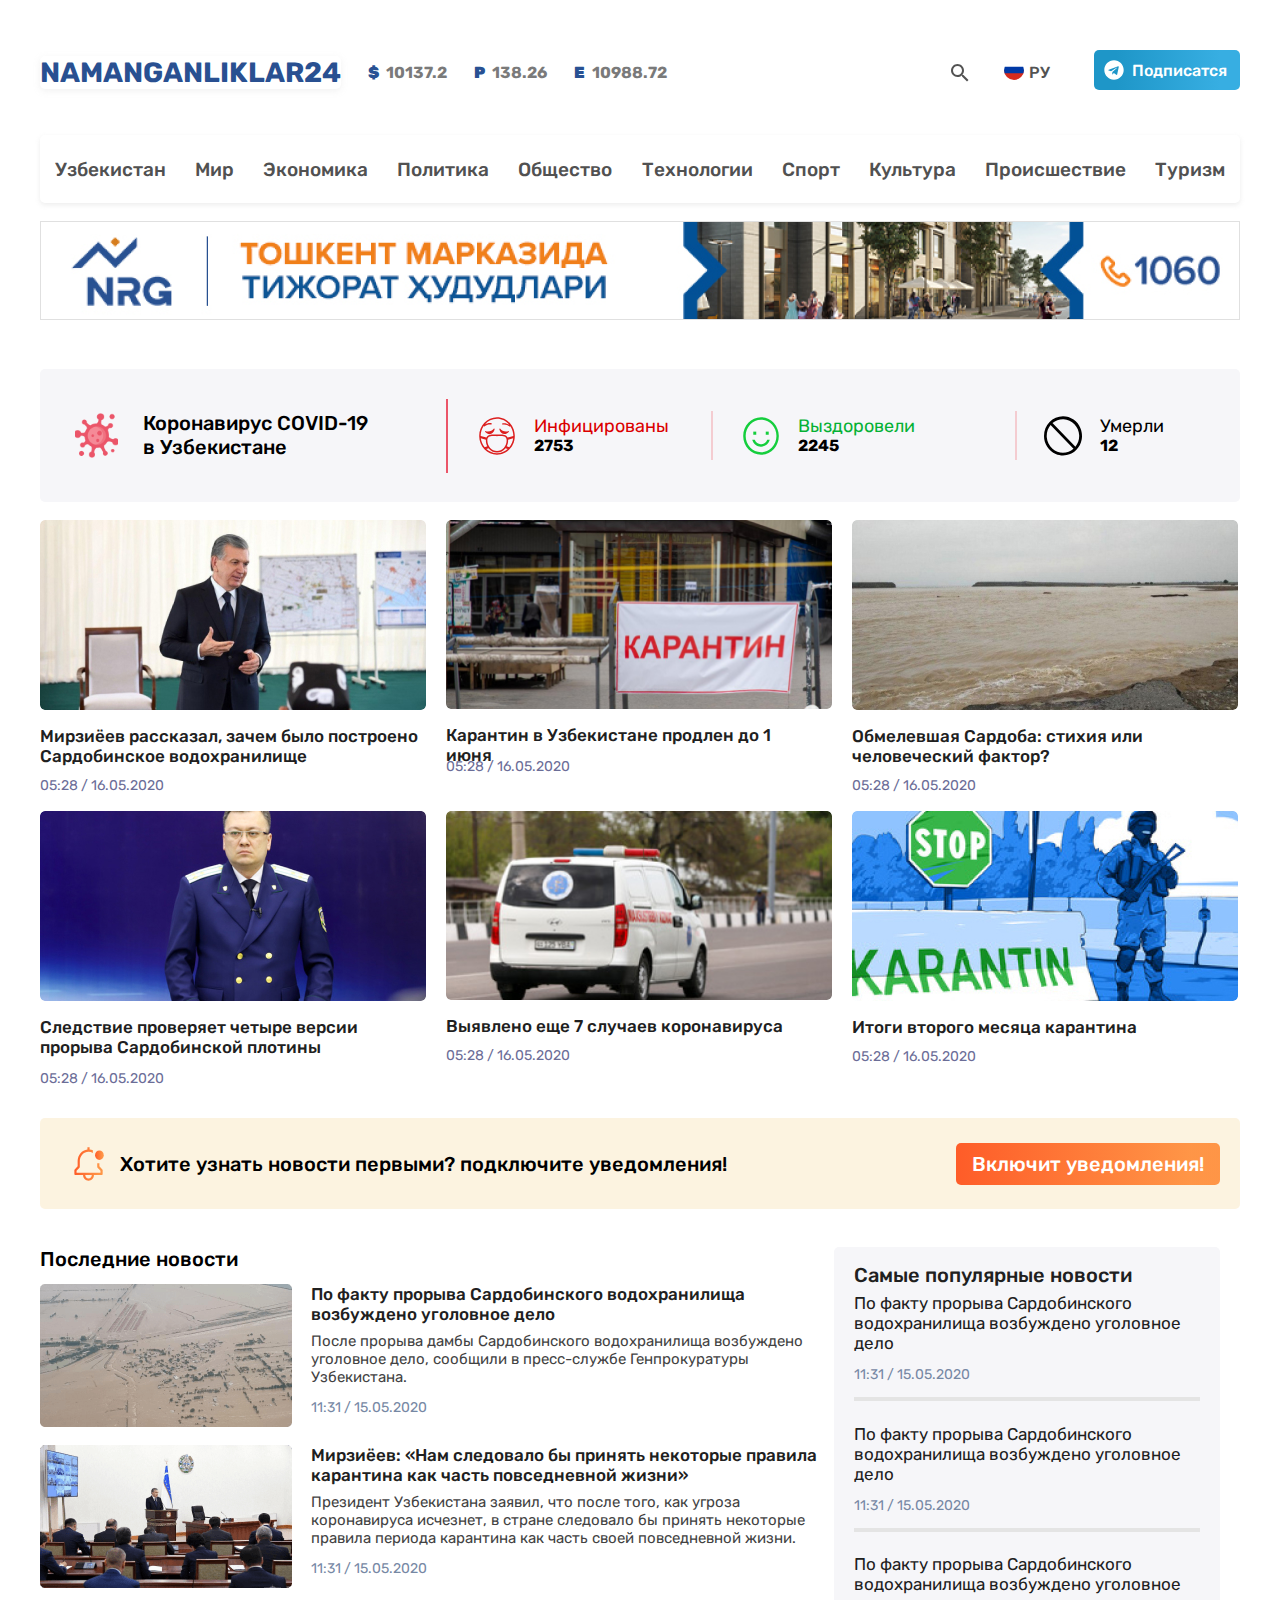
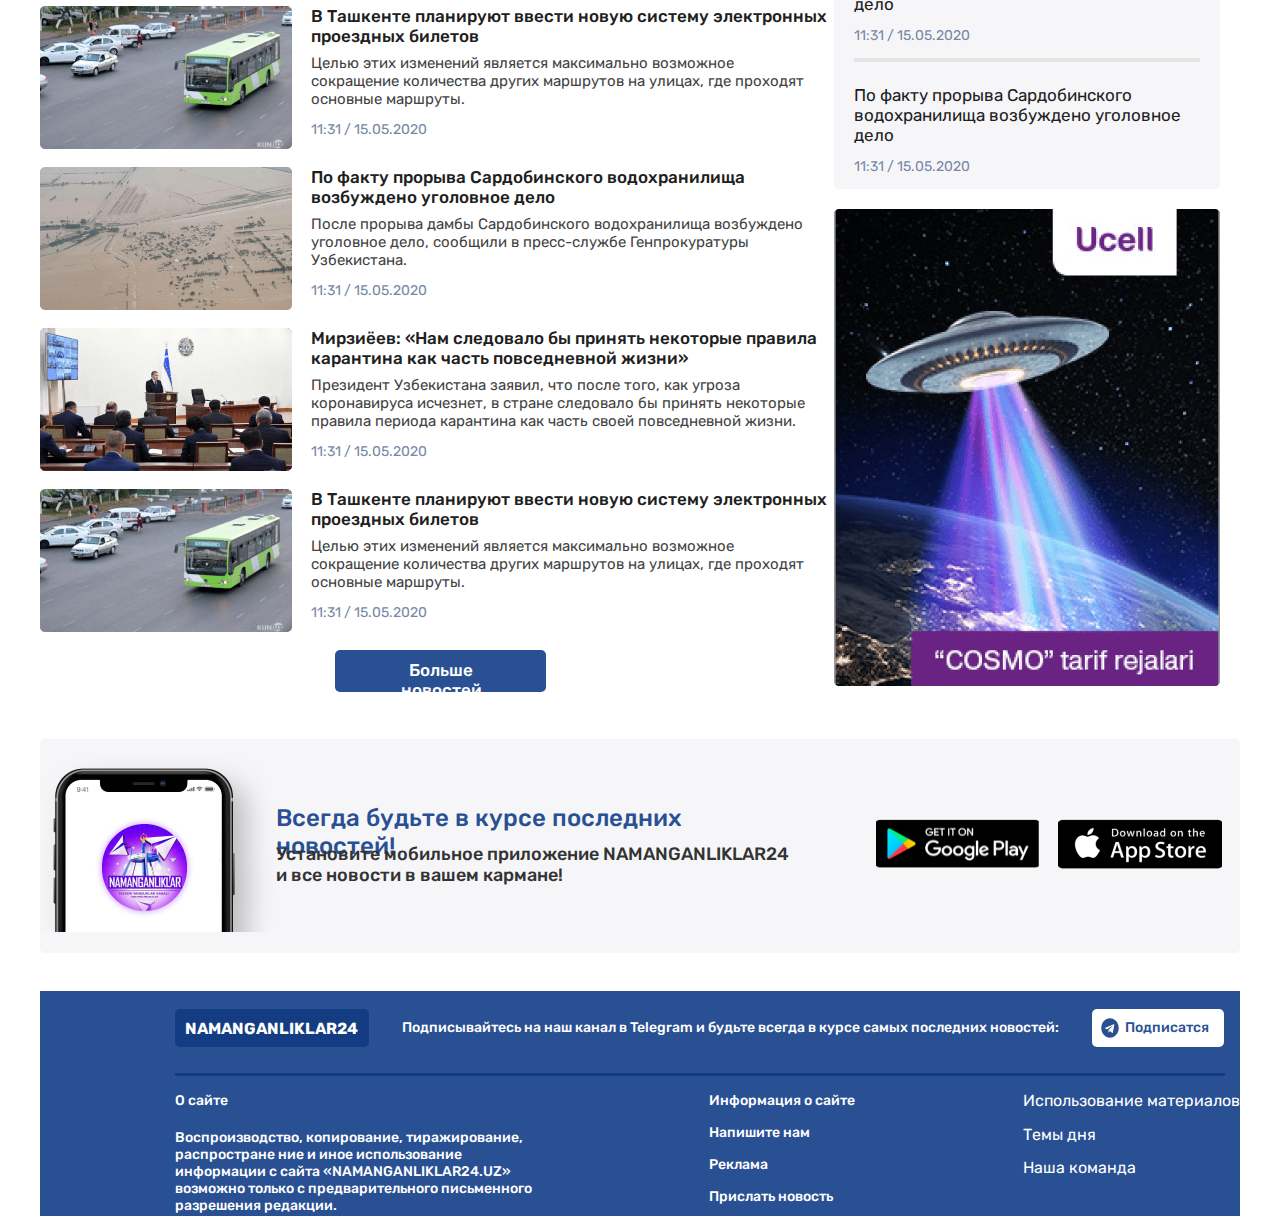
<file: index.html>
<!DOCTYPE html>
<html lang="ru">
<head>
    <meta charset="UTF-8">
    <meta http-equiv="X-UA-Compatible" content="IE=edge">
    <meta name="viewport" content="width=device-width, initial-scale=1.0">
    <title>NAMANGANLIKLAR24</title>
    <link rel="stylesheet" href="./css/main.css">
    <link rel="preconnect" href="https://fonts.googleapis.com">
    <link rel="preconnect" href="https://fonts.gstatic.com" crossorigin>
    <link href="https://fonts.googleapis.com/css2?family=Rubik:wght@400;500;700&display=swap" rel="stylesheet">
</head>

    <body>
        
        <div class="container">
            
        <header>

            <div class="header-box">

                <div class="start-header">

                    <a href="#">     
                        <p class="namanganliklar-logo">NAMANGANLIKLAR24</p>
                    </a>

                            <p class="info-money-course"><b class="money-course">$</b>10137.2</p>
                            <p class="info-money-course"><b class="money-course">P</b>138.26</p>
                            <p class="info-money-course"><b class="money-course">E</b>10988.72</p>

                </div>

            <div class="header-end">

                    <button class="btn-search">

                        <img src="./img/search icon.svg" alt="search">

                    </button>

                    <button class="btn-language">

                        <img class="language-ru" src="./img/ru language.svg" alt="Ru">
                        <p class="country-info">РУ</p>

                    </button>

                <a href="#">

                    <button class="btn-tg">

                        <img class="tg-icon" src="./img/tg_logo.svg" alt="tg">
                        <p class="p-text-btn">Подписатся</p>

                    </button>

                </a>

            </div>

    </div>

</header>

            <section>

                <div class="menu-ul-list-news">

                    <ul class="ul-list-news">

                         <li><a class="news" href="#">Узбекистан</a></li>
                         <li><a class="news" href="#">Мир</a></li>
                         <li><a class="news" href="#">Экономика</a></li>
                         <li><a class="news" href="#">Политика</a></li>
                         <li><a class="news" href="#">Общество</a></li>
                         <li><a class="news" href="#">Технологии</a></li>
                         <li><a class="news" href="#">Спорт</a></li>
                         <li><a class="news" href="#">Культура</a></li>
                         <li><a class="news" href="#">Происшествие</a></li>
                         <li><a class="news" href="#">Туризм</a></li>

                    </ul>

                </div>

            </section>

            <aside class="banner-nrg-aside">

                <a class="top-banner-link" href="#" target="_blank">

                    <img src="./img/nrg-banner.png" alt="nrg banner" width="1200px" height="99px">

                </a>

            </aside>


            <main>

                <section class="covid-list">

                   <div class="covid-box">

                    <img class="icon-covid" src="/img/covid.svg" alt="covid">
                    <p class="p-text-covid-box">Коронавирус COVID-19 в Узбекистане</p>

                   </div>

                   <span class="covid-line"></span>

                   <div class="covid-box-2">

                        <img class="icon-kasallanganlar" src="./img/icon-infected.svg" alt="kasallanganlar">

                        <div class="stats-covid">
                            
                            <p class="p-text-covid-box-2">Инфицированы</p>
                            <b>2753</b>

                        </div>
                   
                    </div>

                    <span class="line-covid-box-2"></span>
                
                    <div class="covid-box-3">

                        <img class="tuzalganlar-icon" src="./img/tuzalganlar.svg" alt="tuzalganlar">
                        
                        <div class="stats-covid-2">

                            <p class="p-text-covid-box-3">Выздоровели</p>
                            <b>2245</b>
                        
                        </div>

                    </div>

                    <span class="line-covid-box-3"></span>

                    <div class="covid-box-4">

                        <img class="icon-dead" src="./img/icon-dead.svg" alt="dead">

                        <div class="stats-covid-3">

                            <p class="p-text-covid-box-4">Умерли</p>
                            <b>12</b>

                        </div>

                    </div>

                </section>

                <div class="six-boxes">

                    <div class="boxes-news">

                        <a href="#">
                            <img src="./img/prezident.jpg" alt="prezident">
                        </a>

                        <p class="p-text-news">Мирзиёев рассказал, зачем было построено Сардобинское водохранилище</p>
                        <p class="info-date">05:28 / 16.05.2020</p>

                    </div>

                    <div class="boxes-news">

                        <a href="">
                            <img src="./img/karantin.jpg" alt="karantin">
                        </a>


                        <p class="p-text-news-karantin">Карантин в Узбекистане продлен до 1 июня</p>
                        <p class="info-date">05:28 / 16.05.2020</p>

                    </div>

                    <div class="boxes-news">

                        <a href="#">
                            <img src="./img/sardoba.jpg" alt="prezident">
                        </a>

                        <p class="p-text-news-sardoba">Обмелевшая Сардоба: стихия или человеческий фактор?</p>
                        <p class="info-date">05:28 / 16.05.2020</p>

                    </div>

                    <div class="boxes-news">

                        <a href="#">
                            <img src="./img/prokuror.jpg" alt="prokuror">
                        </a>

                        <p class="p-text-news-prokuror">Следствие проверяет четыре версии прорыва Сардобинской плотины</p>
                        <p class="info-date">05:28 / 16.05.2020</p>

                    </div>

                    <div class="boxes-news">

                        <a href="#">
                            <img src="./img/tez-yordam.jpg" alt="tez-yordam">
                        </a>

                        <p class="p-text-news-tez-yordam">Выявлено еще 7 случаев коронавируса</p>
                        <p class="info-date">05:28 / 16.05.2020</p>

                    </div>

                    <div class="boxes-news">

                        <a href="#">
                            <img src="./img/stop-karantin.jpg" alt="stop-karantin">
                        </a>

                        <p class="p-text-news-stop-karantin">Итоги второго месяца карантина</p>
                        <p class="info-date">05:28 / 16.05.2020</p>

                    </div>

                </div>

                <div class="bell-box">

                    <div class="bell-icon-title">

                        <img width="30px" height="35px" class="bell-icon" src="./img/bell.svg" alt="bell">
                        <p class="p-text-bell">Хотите узнать новости первыми? подключите уведомления!</p>

                    </div>

                        <button class="btn-bell">

                            <span class="text-btn_bell">Включит  уведомления!</span>
                        
                        </button>

                </div>

                <div class="two-box-news">
                
                <div class="box-news-2">

                <a href="#">
                    <h2 class="box-new-title">Последние новости</h2>

                    <div class="box-news-subtitle">
                        <img src="./img/sardoba.png" alt="" width="252px" height="143px">
                        <div class="box-news-text">
                            <h3 class="h3-header-text-news-sardoba">По факту прорыва Сардобинского водохранилища 
                                возбуждено уголовное дело</h3>
                                <p class="mid_text-news">После прорыва дамбы Сардобинского водохранилища возбуждено уголовное дело, сообщили в пресс-службе Генпрокуратуры Узбекистана.
                                </p>
                                <time class="date-info-time-two-box">11:31 / 15.05.2020</time>
                        
                            </div>
                    
                        </div>

                    <div class="box-news-subtitle">

                    <img src="./img/prezident.png" alt="prezident">

                    <div class="box-news-text">
                        <h3 class="h3-header-text-news-prezident">Мирзиёев: «Нам следовало бы принять некоторые правила карантина как часть повседневной жизни»</h3>
                        <p class="mid_text-news">Президент Узбекистана заявил, что после того, как угроза коронавируса исчезнет, в стране следовало бы принять некоторые правила периода карантина как часть своей повседневной жизни.</p>
                        <time class="date-info-time-two-box">11:31 / 15.05.2020</time>
                    </div>
                    </div>

                    <div class="box-news-subtitle">

                        <img src="./img/avtobus.png" alt="">

                        <div class="box-news-text">
                            <h3 class="h3-header-text-news-avtobus">В Ташкенте планируют ввести новую систему электронных проездных билетов</h3>
                            <p class="mid_text-news">Целью этих изменений является максимально возможное сокращение количества других маршрутов на улицах, где проходят основные маршруты.</p>
                            <time class="date-info-time-two-box">11:31 / 15.05.2020</time>
                        </div>
                    </div>

                        <div class="box-news-subtitle">

                            <img src="./img/sardoba.png" alt="" width="252px" height="143px">

                                <div class="box-news-text">
                                    <h3 class="h3-header-text-news-sardoba">По факту прорыва Сардобинского водохранилища 
                                возбуждено уголовное дело</h3>
                                    <p class="mid_text-news">После прорыва дамбы Сардобинского водохранилища возбуждено уголовное дело, сообщили в пресс-службе Генпрокуратуры Узбекистана.
                                    </p>
                                    <time class="date-info-time-two-box">11:31 / 15.05.2020</time>
        
                                </div>

                    </div>

                    <div class="box-news-subtitle">

                        <img src="./img/prezident.png" alt="prezident">

                        <div class="box-news-text">
                            <h3 class="h3-header-text-news-prezident">Мирзиёев: «Нам следовало бы принять некоторые правила карантина как часть повседневной жизни»</h3>
                            <p class="mid_text-news">Президент Узбекистана заявил, что после того, как угроза коронавируса исчезнет, в стране следовало бы принять некоторые правила периода карантина как часть своей повседневной жизни.</p>
                            <time class="date-info-time-two-box">11:31 / 15.05.2020</time>
                        </div>
                    
                    </div>

                    <div class="box-news-subtitle">

                        <img src="./img/avtobus.png" alt="avtobus">

                        <div class="box-news-text">
                            <h3 class="h3-header-text-news-avtobus">В Ташкенте планируют ввести новую систему электронных проездных билетов</h3>
                            <p class="mid_text-news">Целью этих изменений является максимально возможное сокращение количества других маршрутов на улицах, где проходят основные маршруты.</p>
                            <time class="date-info-time-two-box">11:31 / 15.05.2020</time>
                        </div>
                    
                    </div>

                    <a class="end-href" href="#">
                        <p class="end-href-text">Больше новостей</p>
                    </a>
                </a>

            </div>
                <div class="box-news-1">

                    <div class="box-popular-news">

                        <a href="#">

                        <div class="box-news">

                            <p class="header-text">Cамые популярные новости</p>
                            <p class="sardoba-news-p">По факту прорыва Сардобинского водохранилища возбуждено уголовное дело</p>
                            <p class="date-info-news">11:31 / 15.05.2020</p>

                        </div>

                        <span class="line-popular-news"></span>

                        <div class="box-news">

                            <p class="sardoba-news-p">По факту прорыва Сардобинского водохранилища возбуждено уголовное дело</p>
                            <p class="date-info-news">11:31 / 15.05.2020</p>

                        </div>

                        <span class="line-popular-news"></span>

                        <div class="box-news">

                            <p class="sardoba-news-p">По факту прорыва Сардобинского водохранилища возбуждено уголовное дело</p>
                            <p class="date-info-news">11:31 / 15.05.2020</p>

                        </div>

                        <span class="line-popular-news"></span>

                        <div class="box-news">

                            <p class="sardoba-news-p">По факту прорыва Сардобинского водохранилища возбуждено уголовное дело</p>
                            <p class="date-info-news">11:31 / 15.05.2020</p>

                        </div>

                    </a>

                    </div>

                    <a href="#">

                        <img class="cosmo-tarif" src="./img/cosmo tarif.png" alt="cosmo" width="386px" height="477px">
                    
                    </a>

                </div>
            </div>
            
            <div class="download-namanganliklar-box">

                <a href="#">

                    <img class="download-phone" src="./img/telephone.png" alt="phone">
                </a>

                    <div class="text-download-box">
                        <h3 class="h3-header-phone-box">Всегда будьте в курсе последних новостей!</h3>
                        <p class="mid_text-phone-box">Установите мобильное приложение NAMANGANLIKLAR24 и все новости в вашем кармане!</p>
                    </div>

                    <div class="download-play-market__app--store">

                        <a href="#">

                            <img class="play-market" src="./img/google play.png" alt="play-market" width="162.71px" height="50px">
                        </a>

                        <a href="#">

                            <img class="app-store" src="./img/app store.png" alt="app store" width="164px" height="50px">
                        
                        </a>
    
                    </div>
                
            </div>

    </main>

    <footer>

        <div class="footer">

            <div class="box-header">

                    <a class="header-text-link" href="#">

                        <p class="header-text-footer">NAMANGANLIKLAR24</p>

                    </a>
                    
                    <p class="mid-text-head-footer">Подписывайтесь на наш канал в Telegram и будьте всегда в курсе самых последних новостей:</p>
                    
                    <a class="tg-link" href="#">

                        <img class="tg-icon-footer" src="./img/icon-telegram-blue.svg" alt="icon-telegram-blue">
                        <p class="text-link-tg-footer">Подписатся</p>

                    </a>

                </div>

                <span class="line-footer"></span>

                <div class="box-footer-end-">

                    <div class="box-second-footer">

                        <h3 class="head-text-footer">О сайте</h3>
                        <p class="end-footer-text">Воспроизводство, копирование, тиражирование, распростране ние и иное использование информации с сайта «NAMANGANLIKLAR24.UZ» возможно только с предварительного письменного разрешения редакции.</p>

                    </div>

                    <div class="mid-box-text">

                        <ul class="ul-list-footer">

                            <a href="#">

                            <li class="info-l-footer">Информация о сайте</li>
                            <li class="info-l-footer">Напишите нам</li>
                            <li class="info-l-footer">Реклама</li>
                            <li class="info-l-footer">Прислать новость</li>

                            </a>

                        </ul>     
 
                    </div>

                    <div class="box-end-footer">

                        <ul class="ul-list-footer">

                            <a href="#">

                            <li class="info-l-footer">Использование материалов</li>
                            <li class="info-l-footer">Темы дня</li>
                            <li class="info-l-footer">Наша команда</li>

                            </a>

                        </ul>  

                    </div>

                </div>

            </div>

    </footer>
</div>
</body>
</file>
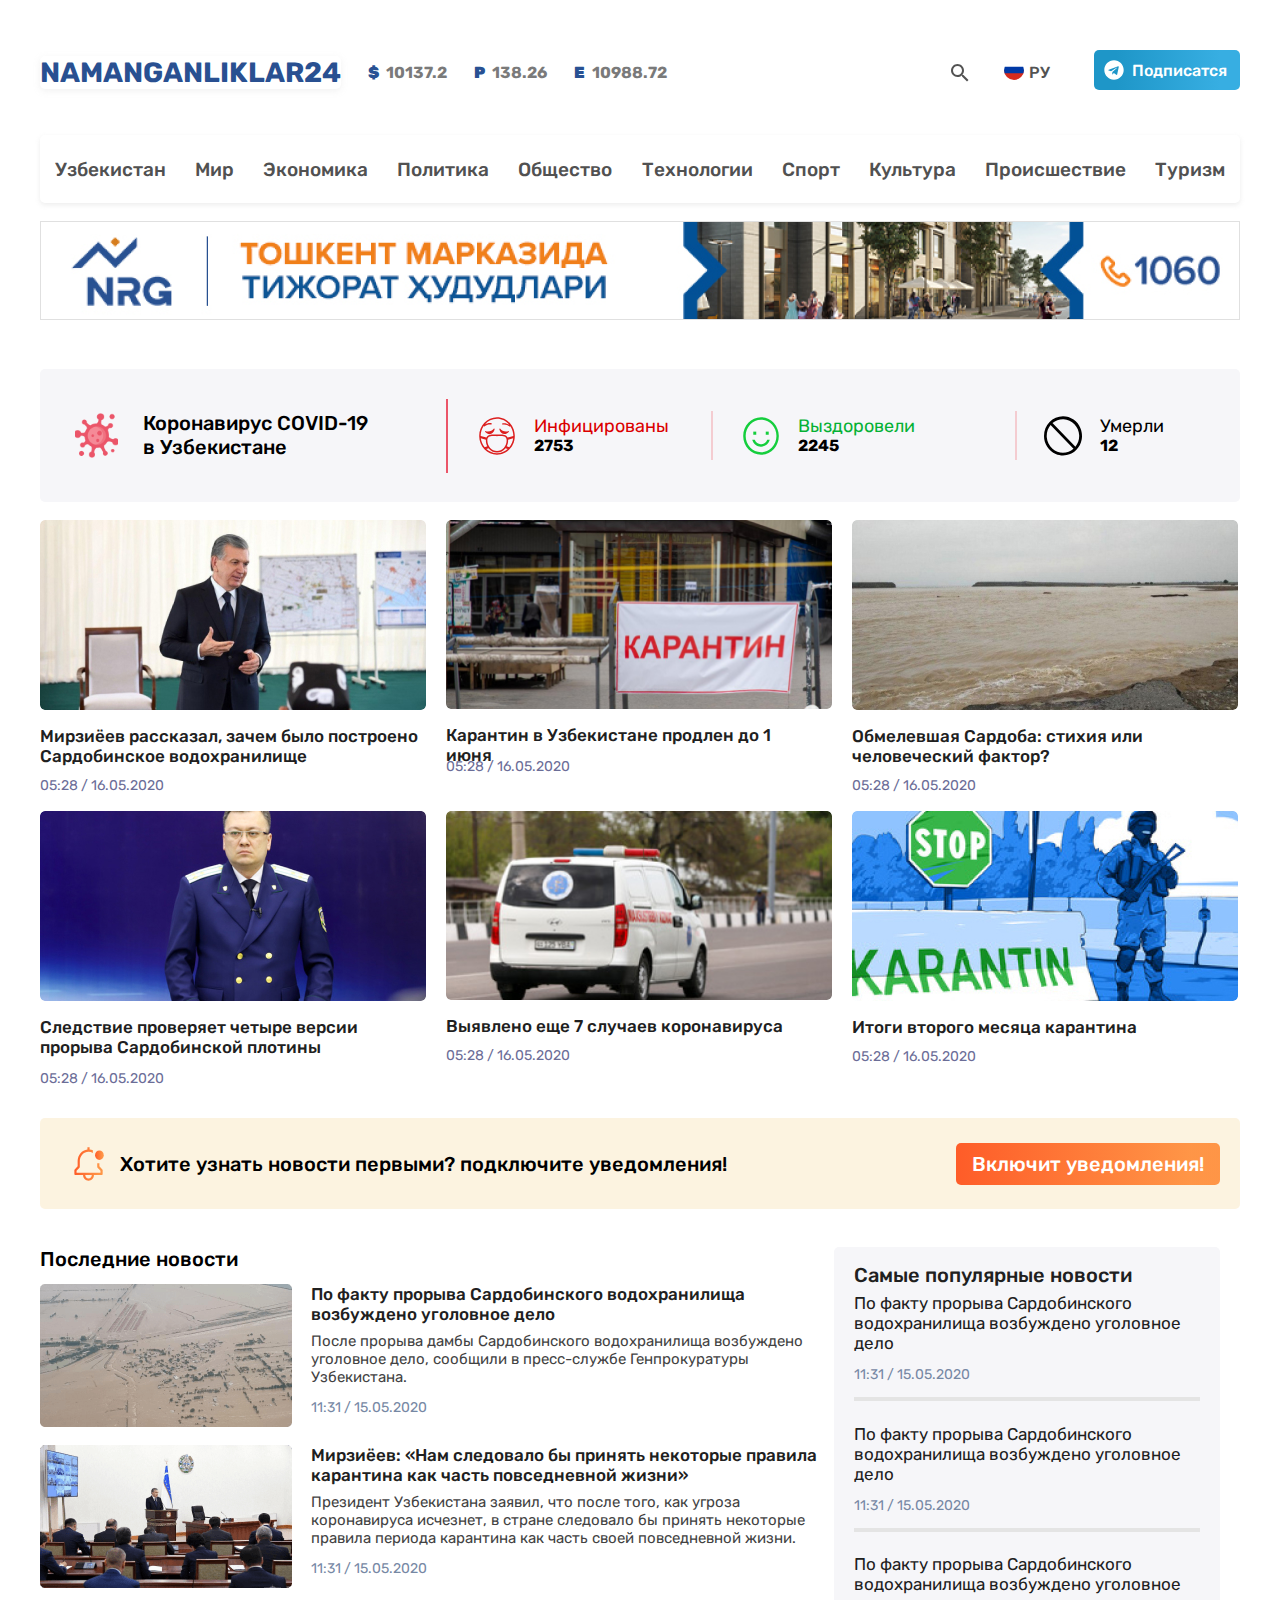
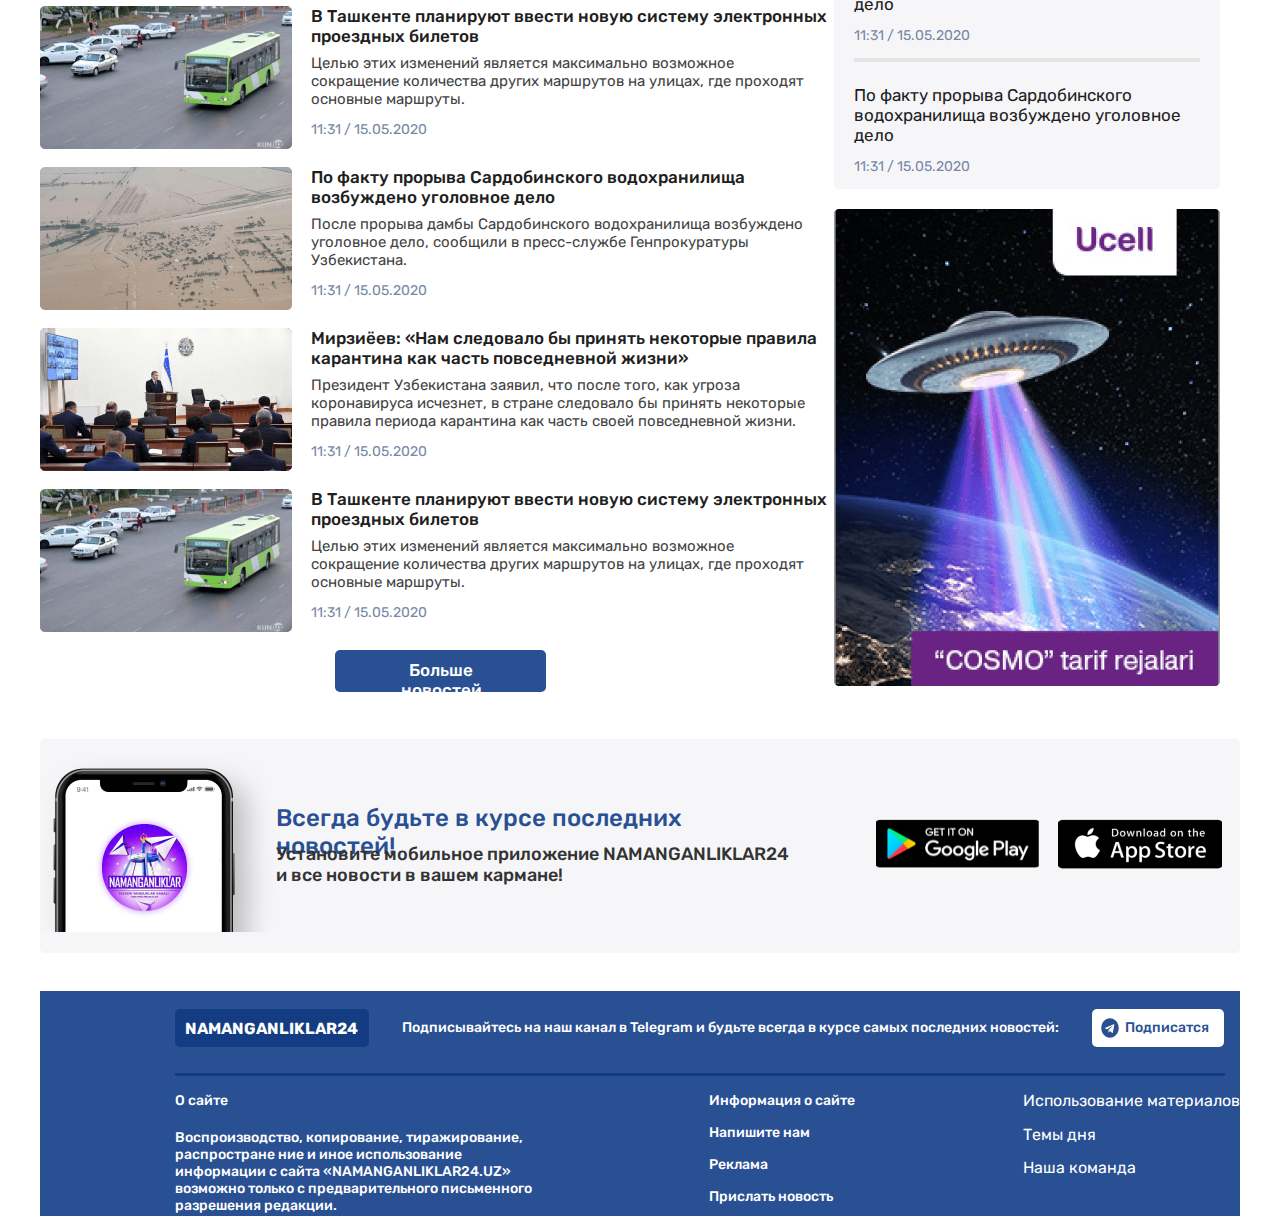
<file: namanganliklar.html>
<!DOCTYPE html>
<html lang="ru">
<head>
    <meta charset="UTF-8">
    <meta http-equiv="X-UA-Compatible" content="IE=edge">
    <meta name="viewport" content="width=device-width, initial-scale=1.0">
    <title>NAMANGANLIKLAR24</title>
    <link rel="stylesheet" href="./css/namanganliklar.css">
    <link rel="preconnect" href="https://fonts.googleapis.com">
    <link rel="preconnect" href="https://fonts.gstatic.com" crossorigin>
    <link href="https://fonts.googleapis.com/css2?family=Rubik:wght@400;500;700&display=swap" rel="stylesheet">
</head>

    <body>
        
        <div class="container">
            
        <header>

            <div class="header-box">

                <div class="start-header">

                    <a href="#">     
                        <p class="namanganliklar-logo">NAMANGANLIKLAR24</p>
                    </a>

                            <p class="info-money-course"><b class="money-course">$</b>10137.2</p>
                            <p class="info-money-course"><b class="money-course">P</b>138.26</p>
                            <p class="info-money-course"><b class="money-course">E</b>10988.72</p>

                </div>

            <div class="header-end">

                    <button class="btn-search">

                        <img src="./img/search icon.svg" alt="search">

                    </button>

                    <button class="btn-language">

                        <img class="language-ru" src="./img/ru language.svg" alt="Ru">
                        <p class="country-info">РУ</p>

                    </button>

                <a href="#">

                    <button class="btn-tg">

                        <img class="tg-icon" src="./img/tg_logo.svg" alt="tg">
                        <p class="p-text-btn">Подписатся</p>

                    </button>

                </a>

            </div>

    </div>

</header>

            <section>

                <div class="menu-ul-list-news">

                    <ul class="ul-list-news">

                         <li><a class="news" href="#">Узбекистан</a></li>
                         <li><a class="news" href="#">Мир</a></li>
                         <li><a class="news" href="#">Экономика</a></li>
                         <li><a class="news" href="#">Политика</a></li>
                         <li><a class="news" href="#">Общество</a></li>
                         <li><a class="news" href="#">Технологии</a></li>
                         <li><a class="news" href="#">Спорт</a></li>
                         <li><a class="news" href="#">Культура</a></li>
                         <li><a class="news" href="#">Происшествие</a></li>
                         <li><a class="news" href="#">Туризм</a></li>

                    </ul>

                </div>

            </section>

            <aside class="banner-nrg-aside">

                <a class="top-banner-link" href="#" target="_blank">

                    <img src="./img/nrg-banner.png" alt="nrg banner" width="1200px" height="99px">

                </a>

            </aside>


            <main>

                <section class="covid-list">

                   <div class="covid-box">

                    <img class="icon-covid" src="/img/covid.svg" alt="covid">
                    <p class="p-text-covid-box">Коронавирус COVID-19 в Узбекистане</p>

                   </div>

                   <span class="covid-line"></span>

                   <div class="covid-box-2">

                        <img class="icon-kasallanganlar" src="./img/icon-infected.svg" alt="kasallanganlar">

                        <div class="stats-covid">
                            
                            <p class="p-text-covid-box-2">Инфицированы</p>
                            <b>2753</b>

                        </div>
                   
                    </div>

                    <span class="line-covid-box-2"></span>
                
                    <div class="covid-box-3">

                        <img class="tuzalganlar-icon" src="./img/tuzalganlar.svg" alt="tuzalganlar">
                        
                        <div class="stats-covid-2">

                            <p class="p-text-covid-box-3">Выздоровели</p>
                            <b>2245</b>
                        
                        </div>

                    </div>

                    <span class="line-covid-box-3"></span>

                    <div class="covid-box-4">

                        <img class="icon-dead" src="./img/icon-dead.svg" alt="dead">

                        <div class="stats-covid-3">

                            <p class="p-text-covid-box-4">Умерли</p>
                            <b>12</b>

                        </div>

                    </div>

                </section>

                <div class="six-boxes">

                    <div class="boxes-news">

                        <a href="#">
                            <img src="./img/prezident.jpg" alt="prezident">
                        </a>

                        <p class="p-text-news">Мирзиёев рассказал, зачем было построено Сардобинское водохранилище</p>
                        <p class="info-date">05:28 / 16.05.2020</p>

                    </div>

                    <div class="boxes-news">

                        <a href="">
                            <img src="./img/karantin.jpg" alt="karantin">
                        </a>


                        <p class="p-text-news-karantin">Карантин в Узбекистане продлен до 1 июня</p>
                        <p class="info-date">05:28 / 16.05.2020</p>

                    </div>

                    <div class="boxes-news">

                        <a href="#">
                            <img src="./img/sardoba.jpg" alt="prezident">
                        </a>

                        <p class="p-text-news-sardoba">Обмелевшая Сардоба: стихия или человеческий фактор?</p>
                        <p class="info-date">05:28 / 16.05.2020</p>

                    </div>

                    <div class="boxes-news">

                        <a href="#">
                            <img src="./img/prokuror.jpg" alt="prokuror">
                        </a>

                        <p class="p-text-news-prokuror">Следствие проверяет четыре версии прорыва Сардобинской плотины</p>
                        <p class="info-date">05:28 / 16.05.2020</p>

                    </div>

                    <div class="boxes-news">

                        <a href="#">
                            <img src="./img/tez-yordam.jpg" alt="tez-yordam">
                        </a>

                        <p class="p-text-news-tez-yordam">Выявлено еще 7 случаев коронавируса</p>
                        <p class="info-date">05:28 / 16.05.2020</p>

                    </div>

                    <div class="boxes-news">

                        <a href="#">
                            <img src="./img/stop-karantin.jpg" alt="stop-karantin">
                        </a>

                        <p class="p-text-news-stop-karantin">Итоги второго месяца карантина</p>
                        <p class="info-date">05:28 / 16.05.2020</p>

                    </div>

                </div>

                <div class="bell-box">

                    <div class="bell-icon-title">

                        <img width="30px" height="35px" class="bell-icon" src="./img/bell.svg" alt="bell">
                        <p class="p-text-bell">Хотите узнать новости первыми? подключите уведомления!</p>

                    </div>

                        <button class="btn-bell">

                            <span class="text-btn_bell">Включит  уведомления!</span>
                        
                        </button>

                </div>

                <div class="two-box-news">
                
                <div class="box-news-2">

                <a href="#">
                    <h2 class="box-new-title">Последние новости</h2>

                    <div class="box-news-subtitle">
                        <img src="./img/sardoba.png" alt="" width="252px" height="143px">
                        <div class="box-news-text">
                            <h3 class="h3-header-text-news-sardoba">По факту прорыва Сардобинского водохранилища 
                                возбуждено уголовное дело</h3>
                                <p class="mid_text-news">После прорыва дамбы Сардобинского водохранилища возбуждено уголовное дело, сообщили в пресс-службе Генпрокуратуры Узбекистана.
                                </p>
                                <time class="date-info-time-two-box">11:31 / 15.05.2020</time>
                        
                            </div>
                    
                        </div>

                    <div class="box-news-subtitle">

                    <img src="./img/prezident.png" alt="prezident">

                    <div class="box-news-text">
                        <h3 class="h3-header-text-news-prezident">Мирзиёев: «Нам следовало бы принять некоторые правила карантина как часть повседневной жизни»</h3>
                        <p class="mid_text-news">Президент Узбекистана заявил, что после того, как угроза коронавируса исчезнет, в стране следовало бы принять некоторые правила периода карантина как часть своей повседневной жизни.</p>
                        <time class="date-info-time-two-box">11:31 / 15.05.2020</time>
                    </div>
                    </div>

                    <div class="box-news-subtitle">

                        <img src="./img/avtobus.png" alt="">

                        <div class="box-news-text">
                            <h3 class="h3-header-text-news-avtobus">В Ташкенте планируют ввести новую систему электронных проездных билетов</h3>
                            <p class="mid_text-news">Целью этих изменений является максимально возможное сокращение количества других маршрутов на улицах, где проходят основные маршруты.</p>
                            <time class="date-info-time-two-box">11:31 / 15.05.2020</time>
                        </div>
                    </div>

                        <div class="box-news-subtitle">

                            <img src="./img/sardoba.png" alt="" width="252px" height="143px">

                                <div class="box-news-text">
                                    <h3 class="h3-header-text-news-sardoba">По факту прорыва Сардобинского водохранилища 
                                возбуждено уголовное дело</h3>
                                    <p class="mid_text-news">После прорыва дамбы Сардобинского водохранилища возбуждено уголовное дело, сообщили в пресс-службе Генпрокуратуры Узбекистана.
                                    </p>
                                    <time class="date-info-time-two-box">11:31 / 15.05.2020</time>
        
                                </div>

                    </div>

                    <div class="box-news-subtitle">

                        <img src="./img/prezident.png" alt="prezident">

                        <div class="box-news-text">
                            <h3 class="h3-header-text-news-prezident">Мирзиёев: «Нам следовало бы принять некоторые правила карантина как часть повседневной жизни»</h3>
                            <p class="mid_text-news">Президент Узбекистана заявил, что после того, как угроза коронавируса исчезнет, в стране следовало бы принять некоторые правила периода карантина как часть своей повседневной жизни.</p>
                            <time class="date-info-time-two-box">11:31 / 15.05.2020</time>
                        </div>
                    
                    </div>

                    <div class="box-news-subtitle">

                        <img src="./img/avtobus.png" alt="avtobus">

                        <div class="box-news-text">
                            <h3 class="h3-header-text-news-avtobus">В Ташкенте планируют ввести новую систему электронных проездных билетов</h3>
                            <p class="mid_text-news">Целью этих изменений является максимально возможное сокращение количества других маршрутов на улицах, где проходят основные маршруты.</p>
                            <time class="date-info-time-two-box">11:31 / 15.05.2020</time>
                        </div>
                    
                    </div>

                    <a class="end-href" href="#">
                        <p class="end-href-text">Больше новостей</p>
                    </a>
                </a>

            </div>
                <div class="box-news-1">

                    <div class="box-popular-news">

                        <a href="#">

                        <div class="box-news">

                            <p class="header-text">Cамые популярные новости</p>
                            <p class="sardoba-news-p">По факту прорыва Сардобинского водохранилища возбуждено уголовное дело</p>
                            <p class="date-info-news">11:31 / 15.05.2020</p>

                        </div>

                        <span class="line-popular-news"></span>

                        <div class="box-news">

                            <p class="sardoba-news-p">По факту прорыва Сардобинского водохранилища возбуждено уголовное дело</p>
                            <p class="date-info-news">11:31 / 15.05.2020</p>

                        </div>

                        <span class="line-popular-news"></span>

                        <div class="box-news">

                            <p class="sardoba-news-p">По факту прорыва Сардобинского водохранилища возбуждено уголовное дело</p>
                            <p class="date-info-news">11:31 / 15.05.2020</p>

                        </div>

                        <span class="line-popular-news"></span>

                        <div class="box-news">

                            <p class="sardoba-news-p">По факту прорыва Сардобинского водохранилища возбуждено уголовное дело</p>
                            <p class="date-info-news">11:31 / 15.05.2020</p>

                        </div>

                    </a>

                    </div>

                    <a href="#">

                        <img class="cosmo-tarif" src="./img/cosmo tarif.png" alt="cosmo" width="386px" height="477px">
                    
                    </a>

                </div>
            </div>
            
            <div class="download-namanganliklar-box">

                <a href="#">

                    <img class="download-phone" src="./img/telephone.png" alt="phone">
                </a>

                    <div class="text-download-box">
                        <h3 class="h3-header-phone-box">Всегда будьте в курсе последних новостей!</h3>
                        <p class="mid_text-phone-box">Установите мобильное приложение NAMANGANLIKLAR24 и все новости в вашем кармане!</p>
                    </div>

                    <div class="download-play-market__app--store">

                        <a href="#">

                            <img class="play-market" src="./img/google play.png" alt="play-market" width="162.71px" height="50px">
                        </a>

                        <a href="#">

                            <img class="app-store" src="./img/app store.png" alt="app store" width="164px" height="50px">
                        
                        </a>
    
                    </div>
                
            </div>

    </main>

    <footer>

        <div class="footer">

            <div class="box-header">

                    <a class="header-text-link" href="#">

                        <p class="header-text-footer">NAMANGANLIKLAR24</p>

                    </a>
                    
                    <p class="mid-text-head-footer">Подписывайтесь на наш канал в Telegram и будьте всегда в курсе самых последних новостей:</p>
                    
                    <a class="tg-link" href="#">

                        <img class="tg-icon-footer" src="./img/icon-telegram-blue.svg" alt="icon-telegram-blue">
                        <p class="text-link-tg-footer">Подписатся</p>

                    </a>

                </div>

                <span class="line-footer"></span>

                <div class="box-footer-end-">

                    <div class="box-second-footer">

                        <h3 class="head-text-footer">О сайте</h3>
                        <p class="end-footer-text">Воспроизводство, копирование, тиражирование, распростране ние и иное использование информации с сайта «NAMANGANLIKLAR24.UZ» возможно только с предварительного письменного разрешения редакции.</p>

                    </div>

                    <div class="mid-box-text">

                        <ul class="ul-list-footer">

                            <a href="#">

                            <li class="info-l-footer">Информация о сайте</li>
                            <li class="info-l-footer">Напишите нам</li>
                            <li class="info-l-footer">Реклама</li>
                            <li class="info-l-footer">Прислать новость</li>

                            </a>

                        </ul>     
 
                    </div>

                    <div class="box-end-footer">

                        <ul class="ul-list-footer">

                            <a href="#">

                            <li class="info-l-footer">Использование материалов</li>
                            <li class="info-l-footer">Темы дня</li>
                            <li class="info-l-footer">Наша команда</li>

                            </a>

                        </ul>  

                    </div>

                </div>

            </div>

    </footer>
</div>
</body>
</file>
<file: css/main.css>
/*! normalize.css v8.0.1 | MIT License | github.com/necolas/normalize.css */

/* Document
   ========================================================================== */

/**
 * 1. Correct the line height in all browsers.
 * 2. Prevent adjustments of font size after orientation changes in iOS.
 */

 html {
    line-height: 1.15; /* 1 */
    -webkit-text-size-adjust: 100%; /* 2 */
  }
  
  /* Sections
     ========================================================================== */
  
  /**
   * Remove the margin in all browsers.
   */
  
  body {
    margin: 0;
  }
  
  /**
   * Render the `main` element consistently in IE.
   */
  
  main {
    display: block;
  }
  
  /**
   * Correct the font size and margin on `h1` elements within `section` and
   * `article` contexts in Chrome, Firefox, and Safari.
   */
  
  h1 {
    font-size: 2em;
    margin: 0.67em 0;
  }
  
  /* Grouping content
     ========================================================================== */
  
  /**
   * 1. Add the correct box sizing in Firefox.
   * 2. Show the overflow in Edge and IE.
   */
  
  hr {
    box-sizing: content-box; /* 1 */
    height: 0; /* 1 */
    overflow: visible; /* 2 */
  }
  
  /**
   * 1. Correct the inheritance and scaling of font size in all browsers.
   * 2. Correct the odd `em` font sizing in all browsers.
   */
  
  pre {
    font-family: monospace, monospace; /* 1 */
    font-size: 1em; /* 2 */
  }
  
  /* Text-level semantics
     ========================================================================== */
  
  /**
   * Remove the gray background on active links in IE 10.
   */
  
  a {
    background-color: transparent;
  }
  
  /**
   * 1. Remove the bottom border in Chrome 57-
   * 2. Add the correct text decoration in Chrome, Edge, IE, Opera, and Safari.
   */
  
  abbr[title] {
    border-bottom: none; /* 1 */
    text-decoration: underline; /* 2 */
    text-decoration: underline dotted; /* 2 */
  }
  
  /**
   * Add the correct font weight in Chrome, Edge, and Safari.
   */
  
  b,
  strong {
    font-weight: bolder;
  }
  
  /**
   * 1. Correct the inheritance and scaling of font size in all browsers.
   * 2. Correct the odd `em` font sizing in all browsers.
   */
  
  code,
  kbd,
  samp {
    font-family: monospace, monospace; /* 1 */
    font-size: 1em; /* 2 */
  }
  
  /**
   * Add the correct font size in all browsers.
   */
  
  small {
    font-size: 80%;
  }
  
  /**
   * Prevent `sub` and `sup` elements from affecting the line height in
   * all browsers.
   */
  
  sub,
  sup {
    font-size: 75%;
    line-height: 0;
    position: relative;
    vertical-align: baseline;
  }
  
  sub {
    bottom: -0.25em;
  }
  
  sup {
    top: -0.5em;
  }
  
  /* Embedded content
     ========================================================================== */
  
  /**
   * Remove the border on images inside links in IE 10.
   */
  
  img {
    border-style: none;
  }
  
  /* Forms
     ========================================================================== */
  
  /**
   * 1. Change the font styles in all browsers.
   * 2. Remove the margin in Firefox and Safari.
   */
  
  button,
  input,
  optgroup,
  select,
  textarea {
    font-family: inherit; /* 1 */
    font-size: 100%; /* 1 */
    line-height: 1.15; /* 1 */
    margin: 0; /* 2 */
  }
  
  /**
   * Show the overflow in IE.
   * 1. Show the overflow in Edge.
   */
  
  button,
  input { /* 1 */
    overflow: visible;
  }
  
  /**
   * Remove the inheritance of text transform in Edge, Firefox, and IE.
   * 1. Remove the inheritance of text transform in Firefox.
   */
  
  button,
  select { /* 1 */
    text-transform: none;
  }
  
  /**
   * Correct the inability to style clickable types in iOS and Safari.
   */
  
  button,
  [type="button"],
  [type="reset"],
  [type="submit"] {
    -webkit-appearance: button;
  }
  
  /**
   * Remove the inner border and padding in Firefox.
   */
  
  button::-moz-focus-inner,
  [type="button"]::-moz-focus-inner,
  [type="reset"]::-moz-focus-inner,
  [type="submit"]::-moz-focus-inner {
    border-style: none;
    padding: 0;
  }
  
  /**
   * Restore the focus styles unset by the previous rule.
   */
  
  button:-moz-focusring,
  [type="button"]:-moz-focusring,
  [type="reset"]:-moz-focusring,
  [type="submit"]:-moz-focusring {
    outline: 1px dotted ButtonText;
  }
  
  /**
   * Correct the padding in Firefox.
   */
  
  fieldset {
    padding: 0.35em 0.75em 0.625em;
  }
  
  /**
   * 1. Correct the text wrapping in Edge and IE.
   * 2. Correct the color inheritance from `fieldset` elements in IE.
   * 3. Remove the padding so developers are not caught out when they zero out
   *    `fieldset` elements in all browsers.
   */
  
  legend {
    box-sizing: border-box; /* 1 */
    color: inherit; /* 2 */
    display: table; /* 1 */
    max-width: 100%; /* 1 */
    padding: 0; /* 3 */
    white-space: normal; /* 1 */
  }
  
  /**
   * Add the correct vertical alignment in Chrome, Firefox, and Opera.
   */
  
  progress {
    vertical-align: baseline;
  }
  
  /**
   * Remove the default vertical scrollbar in IE 10+.
   */
  
  textarea {
    overflow: auto;
  }
  
  /**
   * 1. Add the correct box sizing in IE 10.
   * 2. Remove the padding in IE 10.
   */
  
  [type="checkbox"],
  [type="radio"] {
    box-sizing: border-box; /* 1 */
    padding: 0; /* 2 */
  }
  
  /**
   * Correct the cursor style of increment and decrement buttons in Chrome.
   */
  
  [type="number"]::-webkit-inner-spin-button,
  [type="number"]::-webkit-outer-spin-button {
    height: auto;
  }
  
  /**
   * 1. Correct the odd appearance in Chrome and Safari.
   * 2. Correct the outline style in Safari.
   */
  
  [type="search"] {
    -webkit-appearance: textfield; /* 1 */
    outline-offset: -2px; /* 2 */
  }
  
  /**
   * Remove the inner padding in Chrome and Safari on macOS.
   */
  
  [type="search"]::-webkit-search-decoration {
    -webkit-appearance: none;
  }
  
  /**
   * 1. Correct the inability to style clickable types in iOS and Safari.
   * 2. Change font properties to `inherit` in Safari.
   */
  
  ::-webkit-file-upload-button {
    -webkit-appearance: button; /* 1 */
    font: inherit; /* 2 */
  }
  
  /* Interactive
     ========================================================================== */
  
  /*
   * Add the correct display in Edge, IE 10+, and Firefox.
   */
  
  details {
    display: block;
  }
  
  /*
   * Add the correct display in all browsers.
   */
  
  summary {
    display: list-item;
  }
  
  /* Misc
     ========================================================================== */
  
  /**
   * Add the correct display in IE 10+.
   */
  
  template {
    display: none;
  }
  
  /**
   * Add the correct display in IE 10.
   */
  
  [hidden] {
    display: none;
  }

*::after {
    box-sizing: inherit;
}

* {
    margin: 0;
    padding: 0;
}

body {
    display: flex;
    flex-direction: column;
    height: 100%;
    font-family: "Rubik";
}

*:focus {
    outline: 0;
    box-shadow: 0 0 0 4px rgba(41, 80, 147, 0.4);
}

img {
    max-width: 100%;
    height: auto;
}

.container {
    max-width: 1200px;
    margin: 0 auto;
}

  header {
    padding-top: 50px;
  }

a {
    text-decoration: none;
}

.namanganliklar-logo {
    background: #FFFFFF;
    box-shadow: 0px 2px 6px rgba(202, 202, 202, 0.25);
    border-radius: 5px;
    font-style: normal;
    font-weight: 700;
    font-size: 28px;
    line-height: 33px;
    color: #295091;
}

.start-header {
    display: flex;
    align-items: center;
    gap: 20px;
}

.money-course {
    color: #285193;
    padding: 7px;
}

.info-money-course {
    color: #7A7A7A;
    font-style: normal;
    font-weight: 700;
    font-size: 16px;
    line-height: 19px;
}

.btn-search {
    width: 38px;
    height: 40px;
    background: #FFFFFF;
    border-radius: 5px;
    cursor: pointer;
    border: none;
    margin-top: 5px;
}

.btn-language {
    width: 65px;
    height: 40px;
    cursor: pointer;
    border: none;
    background: #FFFFFF;
    border-radius: 5px;
    font-style: normal;
    font-weight: 500;
    font-size: 16px;
    line-height: 19px;
    color: #535353;
    display: flex;
    align-items: center;
    gap: 5px;
}

.language-ru {
    border-radius: 50%;
}

.country-info {
    margin-top: 4px;
}

.btn-tg {
    background: linear-gradient(90deg, #1E96C8 15.07%, #37AEE2 85.96%);
    border-radius: 5px;
    width: 146px;
    height: 40px;
    font-style: normal;
    font-weight: 500;
    font-size: 16px;
    line-height: 19px;
    color: #FFFFFF;
    border: none;
    display: flex;
    align-items: center;
    gap: 8px;
    cursor: pointer;
}

.tg-icon {
    margin-left: 10px;
}

.header-box { 
    width: 1200px;
    display: flex;
    justify-content: space-between;
}

.header-end {
    display: flex;
    gap: 25px;
}

li {
    list-style: none;
}

.ul-list-news {
    display: flex;
    width: 1200px;
    height: 68px;
    background: #FFFFFF;
    box-shadow: 0px 2px 5px rgba(159, 159, 159, 0.19);
    border-radius: 5px;
    align-items: center;
    justify-content: space-around;
    margin-top: 40px;
}

.news {
    font-style: normal;
    font-weight: 500;
    font-size: 19px;
    line-height: 23px;
    color: #515151;
}

.banner-nrg-aside {
    margin-top: 18px;
}

.covid-list {
    width: 1200px;
    height: 133px;
    background: #F6F6F9;
    border-radius: 5px;
    margin-top: 45px;
    display: flex;
    align-items: center;
}

.p-text-covid-box {
    width: 232px;
    height: 50px;
    font-style: normal;
    font-weight: 500;
    font-size: 20px;
    line-height: 24px;
    color: #000000;
}

.covid-box {
    display: flex;
    align-items: center;
    gap: 25px;
}

.icon-covid {
    margin-left: 35px;
}

.covid-line {
    width: 2px;
    height: 74px;
    background: #EB5569;
    display: inline-block;
    margin-left: 71px;
}

.icon-kasallanganlar {
    margin-left: 30px;
}

.covid-box-2 {
    display: flex;
    gap: 18px;
}

.p-text-covid-box-2 {
    font-style: normal;
    font-weight: 400;
    font-size: 18px;
    line-height: 21px;
    color: #DB0000;
}

.line-covid-box-2 {
    width: 2px;
    height: 49px;
    background: #F4CCD1;
    display: inline-block;
    margin-left: 42px;
}

.p-text-covid-box-3 {
    font-style: normal;
    font-weight: 400;
    font-size: 18px;
    line-height: 21px;
    color: #05B135;
}

.covid-box-3 {
    display: flex;
    gap: 18px;
}

.tuzalganlar-icon {
    margin-left: 29px;
}

.line-covid-box-3 {
    background: #F4CCD1;
    width: 2px;
    height: 49px;
    display: inline-block;
    margin-left: 100px;
}

.p-text-covid-box-4 {
    font-style: normal;
    font-weight: 400;
    font-size: 18px;
    line-height: 21px;
    color: #000000;
}

.covid-box-4 {
    display: flex;
    gap: 18px;
}

.icon-dead {
    margin-left: 27px;
}

.six-boxes {
    margin-top: 18px;
    display: flex;
    align-items: center;
    gap: 101px 20px;
    flex-wrap: wrap;
}

.boxes-news img {
    border-radius: 5px;
}

.p-text-news {
    width: 380px;
    height: 40px;
    font-style: normal;
    font-weight: 500;
    font-size: 17px;
    line-height: 20px;
    color: #202020;
    margin-top: 11px;
    margin-bottom: 11px;
}

.info-date {
    width: 125px;
    height: 19px;
    font-style: normal;
    font-weight: 400;
    font-size: 14px;
    line-height: 17px;
    color: #6B6D97;
}

.p-text-news-karantin {
    width: 370px;
    height: 22px;
    font-style: normal;
    font-weight: 500;
    font-size: 17px;
    line-height: 20px;
    color: #202020;
    margin-top: 11px;
    margin-bottom: 11px;
}

.p-text-news-sardoba {
    font-style: normal;
    font-weight: 500;
    font-size: 17px;
    line-height: 20px;
    color: #202020;
    margin-top: 11px;
    margin-bottom: 11px;
}

.p-text-news-prokuror {
    width: 320px;
    height: 42px;
    font-style: normal;
    font-weight: 500;
    font-size: 17px;
    line-height: 20px;
    color: #202020;
    margin-top: 11px;
    margin-bottom: 11px;
}

.p-text-news-tez-yordam {
    font-style: normal;
    font-weight: 500;
    font-size: 17px;
    line-height: 20px;
    color: #202020;
    margin-top: 11px;
    margin-bottom: 11px;
}

.p-text-news-stop-karantin {
    font-style: normal;
    font-weight: 500;
    font-size: 17px;
    line-height: 20px;
    color: #202020;
    margin-top: 11px;
    margin-bottom: 11px;
}

.boxes-news {
    width: 386px;
    height: 190px;
    cursor: pointer;
}

.bell-box {
    width: 1200px;
    height: 91px;
    background: rgba(239, 186, 84, 0.18);
    border-radius: 5px;
    margin-top: 117px;
    display: flex;
    align-items: center;
    justify-content: space-between;
    margin-bottom: 38px;
}

.btn-bell {
    background: linear-gradient(90deg, #FE5C28 0%, rgba(255, 139, 54, 0.9) 88.43%);
    border-radius: 5px;
    border: none;
    cursor: pointer;
    width: 264px;
    height: 42px;
    margin-right: 20px;  
}

.p-text-bell {
    font-style: normal;
    font-weight: 500;
    font-size: 20px;
    line-height: 24px;
    color: #000000;
}

.text-btn_bell {
    font-style: normal;
    font-weight: 500;
    font-size: 20px;
    line-height: 24px;
    color: #FFFFFF;
}

.bell-icon-title {
    display: flex;
    gap: 16px;
    align-items: center;
}

.bell-icon {
    margin-left: 34px;
}

.box-popular-news {
  width: 386px;
  height: 542px;
  background: #F6F6F9;
  border-radius: 5px;
}

.box-news {
  margin-left: 20px;
}

.header-text {
  font-style: normal;
  font-weight: 500;
  font-size: 20px;
  line-height: 24px;
  color: #202020;
  margin-bottom: 6px;
  padding-top: 16px;
}

.sardoba-news-p {
  width: 347px;
  height: 62px;
  font-style: normal;
  font-weight: 400;
  font-size: 17px;
  line-height: 20px;
  color: #202020;
  margin-bottom: 11px;
}

.line-popular-news {
  background: #E4E4E4;
  width: 346px;
  height: 4px;
  display: inline-block;
  margin-left: 20px;
  margin-bottom: 18px;
}

.date-info-news {
  font-style: normal;
  font-weight: 400;
  font-size: 14px;
  line-height: 17px;
  color: #7688A4;
  margin-bottom: 14px;
}

.cosmo-tarif {
  margin-top: 20px;
}

.box-new-title {
  font-style: normal;
  font-weight: 500;
  font-size: 20px;
  line-height: 24px;
  color: #000000;
  margin-bottom: 13px;
  display: inline-block;
}

.box-news-subtitle {
  display: flex;
}

.box-news-text {
  margin-left: 19px;
}

.box-news-text h3 {
  max-width: 523px;
  margin-bottom: 8px;
}

.box-news-text p {
  max-width: 512px;
}

.two-box-news {
  display: flex;
}

.h3-header-text-news-sardoba {
  font-style: normal;
  font-weight: 500;
  font-size: 17px;
  line-height: 20px;
  color: #202020;
}

.mid_text-news {
  width: 512px;
  margin-bottom: 12px;
  font-style: normal;
  font-weight: 400;
  font-size: 15px;
  line-height: 18px;
  color: #434343;
}

.date-info-time-two-box {
  font-style: normal;
  font-weight: 400;
  font-size: 14px;
  line-height: 17px;
  color: #7688A4;
}

.box-news-subtitle {
  margin-bottom: 18px;
}

.h3-header-text-news-prezident {
  width: 507px;
  font-style: normal;
  font-weight: 500;
  line-height: 20px;
  color: #202020;
  font-size: 17px;
}

.h3-header-text-news-avtobus {
  width: 523px;
  font-style: normal;
  font-weight: 500;
  font-size: 17px;
  line-height: 20px;
  color: #202020;

}

.end-href {
  width: 211px;
  height: 42px;
  background: #295093;
  border-radius: 5px;
  display: inline-block;
  margin-left: 295px;
}

.end-href-text {
  width: 148px;
  height: 22px;
  font-style: normal;
  font-weight: 500;
  font-size: 17px;
  line-height: 20px;
  color: #FFFFFF;
  text-align: center;
  padding: 10px 32px;
}

.download-namanganliklar-box {
  width: 1200px;
  height: 214px;
  background: #F6F6F9;
  border-radius: 5px;
  margin-top: 38px;
  margin-bottom: 38px;
  display: flex;
  align-items: center;
}

.h3-header-phone-box {
  width: 526px;
  height: 30px;
  font-style: normal;
  font-weight: 500;
  font-size: 24px;
  line-height: 28px;
  color: #295093;
  margin-bottom: 10px;
}

.download-play-market__app--store {
  display: flex;
  gap: 19.29px;
  margin-left: 74px;
}

.mid_text-phone-box {
  width: 515px;
  height: 44px;
  font-style: normal;
  font-weight: 500;
  font-size: 18px;
  line-height: 21px;
  color: #333333;
}

footer {
  width: 1200px;
  height: 225px;
  background: #295093;
}

.footer {
  padding-left: 119px;
}

.box-header {
  padding-top: 18px;
  display: flex;
  justify-content: space-around;
  align-items: center;
}

.header-text-footer {
  width: 173px;
  height: 21px;
  font-style: normal;
  font-weight: 700;
  font-size: 16px;
  line-height: 19px;
  color: #FFFFFF;
  padding: 10px 10px;
}

.header-text-link {
  width: 194px;
  height: 38px;
  background: #133C82;
  border-radius: 5px;
}

.mid-text-head-footer {
  font-style: normal;
  font-weight: 500;
  font-size: 14px;
  line-height: 17px;
  color: #FFFFFF;
}

.tg-link {
  width: 132px;
  height: 38px;
  background: #FFFFFF;
  border-radius: 5px;
  display: flex;
  align-items: center;
  gap: 6.28px;
}

.text-link-tg-footer {
  font-style: normal;
  font-weight: 500;
  font-size: 14px;
  line-height: 17px;
  color: #295093;
}

.tg-icon-footer {
  margin-left: 9.28px;
}

.line-footer {
  width: 1050px;
  height: 3px;
  background: #133C82;
  display: inline-block;
  margin-top: 26px;
  margin-left: 16px;
}

.box-footer-end- {
  margin-top: 12px;
  margin-left: 16px;
  display: flex;
  justify-content: space-between;
}

.end-footer-text {
  font-style: normal;
  font-weight: 500;
  font-size: 14px;
  line-height: 17px;
  color: #FFFFFF;
}

.head-text-footer {
  font-style: normal;
  font-weight: 500;
  font-size: 14px;
  line-height: 17px;
  color: #FFFFFF;
  margin-bottom: 20px;
}

.box-second-footer {
  width: 365px;
  height: 121px;
}

.mid-box-text {
  font-style: normal;
  font-weight: 500;
  font-size: 14px;
  line-height: 17px;
}

.footer li {
  color: #FFFFFF;
}

.info-l-footer {
  margin-bottom: 15px;
}
</file>
<file: css/namanganliklar.css>
/*! normalize.css v8.0.1 | MIT License | github.com/necolas/normalize.css */

/* Document
   ========================================================================== */

/**
 * 1. Correct the line height in all browsers.
 * 2. Prevent adjustments of font size after orientation changes in iOS.
 */

 html {
    line-height: 1.15; /* 1 */
    -webkit-text-size-adjust: 100%; /* 2 */
  }
  
  /* Sections
     ========================================================================== */
  
  /**
   * Remove the margin in all browsers.
   */
  
  body {
    margin: 0;
  }
  
  /**
   * Render the `main` element consistently in IE.
   */
  
  main {
    display: block;
  }
  
  /**
   * Correct the font size and margin on `h1` elements within `section` and
   * `article` contexts in Chrome, Firefox, and Safari.
   */
  
  h1 {
    font-size: 2em;
    margin: 0.67em 0;
  }
  
  /* Grouping content
     ========================================================================== */
  
  /**
   * 1. Add the correct box sizing in Firefox.
   * 2. Show the overflow in Edge and IE.
   */
  
  hr {
    box-sizing: content-box; /* 1 */
    height: 0; /* 1 */
    overflow: visible; /* 2 */
  }
  
  /**
   * 1. Correct the inheritance and scaling of font size in all browsers.
   * 2. Correct the odd `em` font sizing in all browsers.
   */
  
  pre {
    font-family: monospace, monospace; /* 1 */
    font-size: 1em; /* 2 */
  }
  
  /* Text-level semantics
     ========================================================================== */
  
  /**
   * Remove the gray background on active links in IE 10.
   */
  
  a {
    background-color: transparent;
  }
  
  /**
   * 1. Remove the bottom border in Chrome 57-
   * 2. Add the correct text decoration in Chrome, Edge, IE, Opera, and Safari.
   */
  
  abbr[title] {
    border-bottom: none; /* 1 */
    text-decoration: underline; /* 2 */
    text-decoration: underline dotted; /* 2 */
  }
  
  /**
   * Add the correct font weight in Chrome, Edge, and Safari.
   */
  
  b,
  strong {
    font-weight: bolder;
  }
  
  /**
   * 1. Correct the inheritance and scaling of font size in all browsers.
   * 2. Correct the odd `em` font sizing in all browsers.
   */
  
  code,
  kbd,
  samp {
    font-family: monospace, monospace; /* 1 */
    font-size: 1em; /* 2 */
  }
  
  /**
   * Add the correct font size in all browsers.
   */
  
  small {
    font-size: 80%;
  }
  
  /**
   * Prevent `sub` and `sup` elements from affecting the line height in
   * all browsers.
   */
  
  sub,
  sup {
    font-size: 75%;
    line-height: 0;
    position: relative;
    vertical-align: baseline;
  }
  
  sub {
    bottom: -0.25em;
  }
  
  sup {
    top: -0.5em;
  }
  
  /* Embedded content
     ========================================================================== */
  
  /**
   * Remove the border on images inside links in IE 10.
   */
  
  img {
    border-style: none;
  }
  
  /* Forms
     ========================================================================== */
  
  /**
   * 1. Change the font styles in all browsers.
   * 2. Remove the margin in Firefox and Safari.
   */
  
  button,
  input,
  optgroup,
  select,
  textarea {
    font-family: inherit; /* 1 */
    font-size: 100%; /* 1 */
    line-height: 1.15; /* 1 */
    margin: 0; /* 2 */
  }
  
  /**
   * Show the overflow in IE.
   * 1. Show the overflow in Edge.
   */
  
  button,
  input { /* 1 */
    overflow: visible;
  }
  
  /**
   * Remove the inheritance of text transform in Edge, Firefox, and IE.
   * 1. Remove the inheritance of text transform in Firefox.
   */
  
  button,
  select { /* 1 */
    text-transform: none;
  }
  
  /**
   * Correct the inability to style clickable types in iOS and Safari.
   */
  
  button,
  [type="button"],
  [type="reset"],
  [type="submit"] {
    -webkit-appearance: button;
  }
  
  /**
   * Remove the inner border and padding in Firefox.
   */
  
  button::-moz-focus-inner,
  [type="button"]::-moz-focus-inner,
  [type="reset"]::-moz-focus-inner,
  [type="submit"]::-moz-focus-inner {
    border-style: none;
    padding: 0;
  }
  
  /**
   * Restore the focus styles unset by the previous rule.
   */
  
  button:-moz-focusring,
  [type="button"]:-moz-focusring,
  [type="reset"]:-moz-focusring,
  [type="submit"]:-moz-focusring {
    outline: 1px dotted ButtonText;
  }
  
  /**
   * Correct the padding in Firefox.
   */
  
  fieldset {
    padding: 0.35em 0.75em 0.625em;
  }
  
  /**
   * 1. Correct the text wrapping in Edge and IE.
   * 2. Correct the color inheritance from `fieldset` elements in IE.
   * 3. Remove the padding so developers are not caught out when they zero out
   *    `fieldset` elements in all browsers.
   */
  
  legend {
    box-sizing: border-box; /* 1 */
    color: inherit; /* 2 */
    display: table; /* 1 */
    max-width: 100%; /* 1 */
    padding: 0; /* 3 */
    white-space: normal; /* 1 */
  }
  
  /**
   * Add the correct vertical alignment in Chrome, Firefox, and Opera.
   */
  
  progress {
    vertical-align: baseline;
  }
  
  /**
   * Remove the default vertical scrollbar in IE 10+.
   */
  
  textarea {
    overflow: auto;
  }
  
  /**
   * 1. Add the correct box sizing in IE 10.
   * 2. Remove the padding in IE 10.
   */
  
  [type="checkbox"],
  [type="radio"] {
    box-sizing: border-box; /* 1 */
    padding: 0; /* 2 */
  }
  
  /**
   * Correct the cursor style of increment and decrement buttons in Chrome.
   */
  
  [type="number"]::-webkit-inner-spin-button,
  [type="number"]::-webkit-outer-spin-button {
    height: auto;
  }
  
  /**
   * 1. Correct the odd appearance in Chrome and Safari.
   * 2. Correct the outline style in Safari.
   */
  
  [type="search"] {
    -webkit-appearance: textfield; /* 1 */
    outline-offset: -2px; /* 2 */
  }
  
  /**
   * Remove the inner padding in Chrome and Safari on macOS.
   */
  
  [type="search"]::-webkit-search-decoration {
    -webkit-appearance: none;
  }
  
  /**
   * 1. Correct the inability to style clickable types in iOS and Safari.
   * 2. Change font properties to `inherit` in Safari.
   */
  
  ::-webkit-file-upload-button {
    -webkit-appearance: button; /* 1 */
    font: inherit; /* 2 */
  }
  
  /* Interactive
     ========================================================================== */
  
  /*
   * Add the correct display in Edge, IE 10+, and Firefox.
   */
  
  details {
    display: block;
  }
  
  /*
   * Add the correct display in all browsers.
   */
  
  summary {
    display: list-item;
  }
  
  /* Misc
     ========================================================================== */
  
  /**
   * Add the correct display in IE 10+.
   */
  
  template {
    display: none;
  }
  
  /**
   * Add the correct display in IE 10.
   */
  
  [hidden] {
    display: none;
  }

*::after {
    box-sizing: inherit;
}

* {
    margin: 0;
    padding: 0;
}

body {
    display: flex;
    flex-direction: column;
    height: 100%;
    font-family: "Rubik";
}

*:focus {
    outline: 0;
    box-shadow: 0 0 0 4px rgba(41, 80, 147, 0.4);
}

img {
    max-width: 100%;
    height: auto;
}

.container {
    max-width: 1200px;
    margin: 0 auto;
}

  header {
    padding-top: 50px;
  }

a {
    text-decoration: none;
}

.namanganliklar-logo {
    background: #FFFFFF;
    box-shadow: 0px 2px 6px rgba(202, 202, 202, 0.25);
    border-radius: 5px;
    font-style: normal;
    font-weight: 700;
    font-size: 28px;
    line-height: 33px;
    color: #295091;
}

.start-header {
    display: flex;
    align-items: center;
    gap: 20px;
}

.money-course {
    color: #285193;
    padding: 7px;
}

.info-money-course {
    color: #7A7A7A;
    font-style: normal;
    font-weight: 700;
    font-size: 16px;
    line-height: 19px;
}

.btn-search {
    width: 38px;
    height: 40px;
    background: #FFFFFF;
    border-radius: 5px;
    cursor: pointer;
    border: none;
    margin-top: 5px;
}

.btn-language {
    width: 65px;
    height: 40px;
    cursor: pointer;
    border: none;
    background: #FFFFFF;
    border-radius: 5px;
    font-style: normal;
    font-weight: 500;
    font-size: 16px;
    line-height: 19px;
    color: #535353;
    display: flex;
    align-items: center;
    gap: 5px;
}

.language-ru {
    border-radius: 50%;
}

.country-info {
    margin-top: 4px;
}

.btn-tg {
    background: linear-gradient(90deg, #1E96C8 15.07%, #37AEE2 85.96%);
    border-radius: 5px;
    width: 146px;
    height: 40px;
    font-style: normal;
    font-weight: 500;
    font-size: 16px;
    line-height: 19px;
    color: #FFFFFF;
    border: none;
    display: flex;
    align-items: center;
    gap: 8px;
    cursor: pointer;
}

.tg-icon {
    margin-left: 10px;
}

.header-box { 
    width: 1200px;
    display: flex;
    justify-content: space-between;
}

.header-end {
    display: flex;
    gap: 25px;
}

li {
    list-style: none;
}

.ul-list-news {
    display: flex;
    width: 1200px;
    height: 68px;
    background: #FFFFFF;
    box-shadow: 0px 2px 5px rgba(159, 159, 159, 0.19);
    border-radius: 5px;
    align-items: center;
    justify-content: space-around;
    margin-top: 40px;
}

.news {
    font-style: normal;
    font-weight: 500;
    font-size: 19px;
    line-height: 23px;
    color: #515151;
}

.banner-nrg-aside {
    margin-top: 18px;
}

.covid-list {
    width: 1200px;
    height: 133px;
    background: #F6F6F9;
    border-radius: 5px;
    margin-top: 45px;
    display: flex;
    align-items: center;
}

.p-text-covid-box {
    width: 232px;
    height: 50px;
    font-style: normal;
    font-weight: 500;
    font-size: 20px;
    line-height: 24px;
    color: #000000;
}

.covid-box {
    display: flex;
    align-items: center;
    gap: 25px;
}

.icon-covid {
    margin-left: 35px;
}

.covid-line {
    width: 2px;
    height: 74px;
    background: #EB5569;
    display: inline-block;
    margin-left: 71px;
}

.icon-kasallanganlar {
    margin-left: 30px;
}

.covid-box-2 {
    display: flex;
    gap: 18px;
}

.p-text-covid-box-2 {
    font-style: normal;
    font-weight: 400;
    font-size: 18px;
    line-height: 21px;
    color: #DB0000;
}

.line-covid-box-2 {
    width: 2px;
    height: 49px;
    background: #F4CCD1;
    display: inline-block;
    margin-left: 42px;
}

.p-text-covid-box-3 {
    font-style: normal;
    font-weight: 400;
    font-size: 18px;
    line-height: 21px;
    color: #05B135;
}

.covid-box-3 {
    display: flex;
    gap: 18px;
}

.tuzalganlar-icon {
    margin-left: 29px;
}

.line-covid-box-3 {
    background: #F4CCD1;
    width: 2px;
    height: 49px;
    display: inline-block;
    margin-left: 100px;
}

.p-text-covid-box-4 {
    font-style: normal;
    font-weight: 400;
    font-size: 18px;
    line-height: 21px;
    color: #000000;
}

.covid-box-4 {
    display: flex;
    gap: 18px;
}

.icon-dead {
    margin-left: 27px;
}

.six-boxes {
    margin-top: 18px;
    display: flex;
    align-items: center;
    gap: 101px 20px;
    flex-wrap: wrap;
}

.boxes-news img {
    border-radius: 5px;
}

.p-text-news {
    width: 380px;
    height: 40px;
    font-style: normal;
    font-weight: 500;
    font-size: 17px;
    line-height: 20px;
    color: #202020;
    margin-top: 11px;
    margin-bottom: 11px;
}

.info-date {
    width: 125px;
    height: 19px;
    font-style: normal;
    font-weight: 400;
    font-size: 14px;
    line-height: 17px;
    color: #6B6D97;
}

.p-text-news-karantin {
    width: 370px;
    height: 22px;
    font-style: normal;
    font-weight: 500;
    font-size: 17px;
    line-height: 20px;
    color: #202020;
    margin-top: 11px;
    margin-bottom: 11px;
}

.p-text-news-sardoba {
    font-style: normal;
    font-weight: 500;
    font-size: 17px;
    line-height: 20px;
    color: #202020;
    margin-top: 11px;
    margin-bottom: 11px;
}

.p-text-news-prokuror {
    width: 320px;
    height: 42px;
    font-style: normal;
    font-weight: 500;
    font-size: 17px;
    line-height: 20px;
    color: #202020;
    margin-top: 11px;
    margin-bottom: 11px;
}

.p-text-news-tez-yordam {
    font-style: normal;
    font-weight: 500;
    font-size: 17px;
    line-height: 20px;
    color: #202020;
    margin-top: 11px;
    margin-bottom: 11px;
}

.p-text-news-stop-karantin {
    font-style: normal;
    font-weight: 500;
    font-size: 17px;
    line-height: 20px;
    color: #202020;
    margin-top: 11px;
    margin-bottom: 11px;
}

.boxes-news {
    width: 386px;
    height: 190px;
    cursor: pointer;
}

.bell-box {
    width: 1200px;
    height: 91px;
    background: rgba(239, 186, 84, 0.18);
    border-radius: 5px;
    margin-top: 117px;
    display: flex;
    align-items: center;
    justify-content: space-between;
    margin-bottom: 38px;
}

.btn-bell {
    background: linear-gradient(90deg, #FE5C28 0%, rgba(255, 139, 54, 0.9) 88.43%);
    border-radius: 5px;
    border: none;
    cursor: pointer;
    width: 264px;
    height: 42px;
    margin-right: 20px;  
}

.p-text-bell {
    font-style: normal;
    font-weight: 500;
    font-size: 20px;
    line-height: 24px;
    color: #000000;
}

.text-btn_bell {
    font-style: normal;
    font-weight: 500;
    font-size: 20px;
    line-height: 24px;
    color: #FFFFFF;
}

.bell-icon-title {
    display: flex;
    gap: 16px;
    align-items: center;
}

.bell-icon {
    margin-left: 34px;
}

.box-popular-news {
  width: 386px;
  height: 542px;
  background: #F6F6F9;
  border-radius: 5px;
}

.box-news {
  margin-left: 20px;
}

.header-text {
  font-style: normal;
  font-weight: 500;
  font-size: 20px;
  line-height: 24px;
  color: #202020;
  margin-bottom: 6px;
  padding-top: 16px;
}

.sardoba-news-p {
  width: 347px;
  height: 62px;
  font-style: normal;
  font-weight: 400;
  font-size: 17px;
  line-height: 20px;
  color: #202020;
  margin-bottom: 11px;
}

.line-popular-news {
  background: #E4E4E4;
  width: 346px;
  height: 4px;
  display: inline-block;
  margin-left: 20px;
  margin-bottom: 18px;
}

.date-info-news {
  font-style: normal;
  font-weight: 400;
  font-size: 14px;
  line-height: 17px;
  color: #7688A4;
  margin-bottom: 14px;
}

.cosmo-tarif {
  margin-top: 20px;
}

.box-new-title {
  font-style: normal;
  font-weight: 500;
  font-size: 20px;
  line-height: 24px;
  color: #000000;
  margin-bottom: 13px;
  display: inline-block;
}

.box-news-subtitle {
  display: flex;
}

.box-news-text {
  margin-left: 19px;
}

.box-news-text h3 {
  max-width: 523px;
  margin-bottom: 8px;
}

.box-news-text p {
  max-width: 512px;
}

.two-box-news {
  display: flex;
}

.h3-header-text-news-sardoba {
  font-style: normal;
  font-weight: 500;
  font-size: 17px;
  line-height: 20px;
  color: #202020;
}

.mid_text-news {
  width: 512px;
  margin-bottom: 12px;
  font-style: normal;
  font-weight: 400;
  font-size: 15px;
  line-height: 18px;
  color: #434343;
}

.date-info-time-two-box {
  font-style: normal;
  font-weight: 400;
  font-size: 14px;
  line-height: 17px;
  color: #7688A4;
}

.box-news-subtitle {
  margin-bottom: 18px;
}

.h3-header-text-news-prezident {
  width: 507px;
  font-style: normal;
  font-weight: 500;
  line-height: 20px;
  color: #202020;
  font-size: 17px;
}

.h3-header-text-news-avtobus {
  width: 523px;
  font-style: normal;
  font-weight: 500;
  font-size: 17px;
  line-height: 20px;
  color: #202020;

}

.end-href {
  width: 211px;
  height: 42px;
  background: #295093;
  border-radius: 5px;
  display: inline-block;
  margin-left: 295px;
}

.end-href-text {
  width: 148px;
  height: 22px;
  font-style: normal;
  font-weight: 500;
  font-size: 17px;
  line-height: 20px;
  color: #FFFFFF;
  text-align: center;
  padding: 10px 32px;
}

.download-namanganliklar-box {
  width: 1200px;
  height: 214px;
  background: #F6F6F9;
  border-radius: 5px;
  margin-top: 38px;
  margin-bottom: 38px;
  display: flex;
  align-items: center;
}

.h3-header-phone-box {
  width: 526px;
  height: 30px;
  font-style: normal;
  font-weight: 500;
  font-size: 24px;
  line-height: 28px;
  color: #295093;
  margin-bottom: 10px;
}

.download-play-market__app--store {
  display: flex;
  gap: 19.29px;
  margin-left: 74px;
}

.mid_text-phone-box {
  width: 515px;
  height: 44px;
  font-style: normal;
  font-weight: 500;
  font-size: 18px;
  line-height: 21px;
  color: #333333;
}

footer {
  width: 1200px;
  height: 225px;
  background: #295093;
}

.footer {
  padding-left: 119px;
}

.box-header {
  padding-top: 18px;
  display: flex;
  justify-content: space-around;
  align-items: center;
}

.header-text-footer {
  width: 173px;
  height: 21px;
  font-style: normal;
  font-weight: 700;
  font-size: 16px;
  line-height: 19px;
  color: #FFFFFF;
  padding: 10px 10px;
}

.header-text-link {
  width: 194px;
  height: 38px;
  background: #133C82;
  border-radius: 5px;
}

.mid-text-head-footer {
  font-style: normal;
  font-weight: 500;
  font-size: 14px;
  line-height: 17px;
  color: #FFFFFF;
}

.tg-link {
  width: 132px;
  height: 38px;
  background: #FFFFFF;
  border-radius: 5px;
  display: flex;
  align-items: center;
  gap: 6.28px;
}

.text-link-tg-footer {
  font-style: normal;
  font-weight: 500;
  font-size: 14px;
  line-height: 17px;
  color: #295093;
}

.tg-icon-footer {
  margin-left: 9.28px;
}

.line-footer {
  width: 1050px;
  height: 3px;
  background: #133C82;
  display: inline-block;
  margin-top: 26px;
  margin-left: 16px;
}

.box-footer-end- {
  margin-top: 12px;
  margin-left: 16px;
  display: flex;
  justify-content: space-between;
}

.end-footer-text {
  font-style: normal;
  font-weight: 500;
  font-size: 14px;
  line-height: 17px;
  color: #FFFFFF;
}

.head-text-footer {
  font-style: normal;
  font-weight: 500;
  font-size: 14px;
  line-height: 17px;
  color: #FFFFFF;
  margin-bottom: 20px;
}

.box-second-footer {
  width: 365px;
  height: 121px;
}

.mid-box-text {
  font-style: normal;
  font-weight: 500;
  font-size: 14px;
  line-height: 17px;
}

.footer li {
  color: #FFFFFF;
}

.info-l-footer {
  margin-bottom: 15px;
}
</file>
